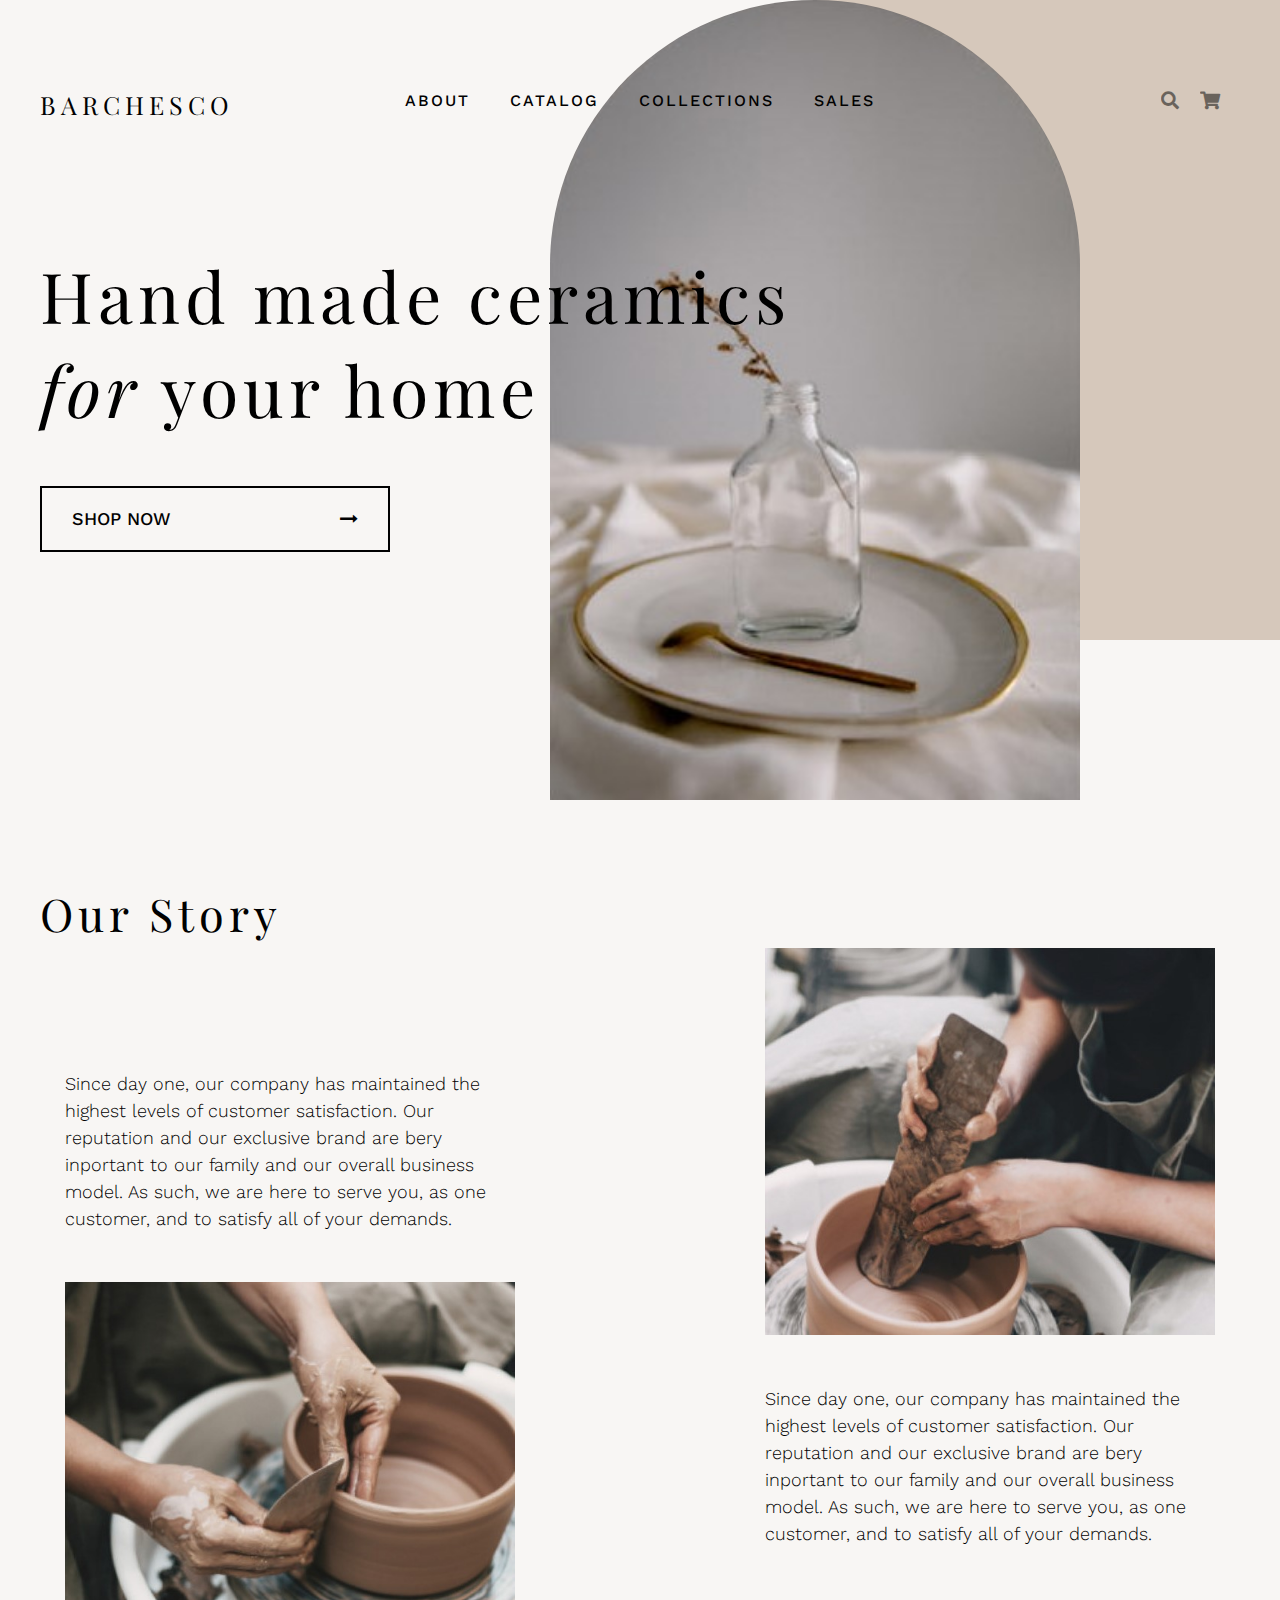
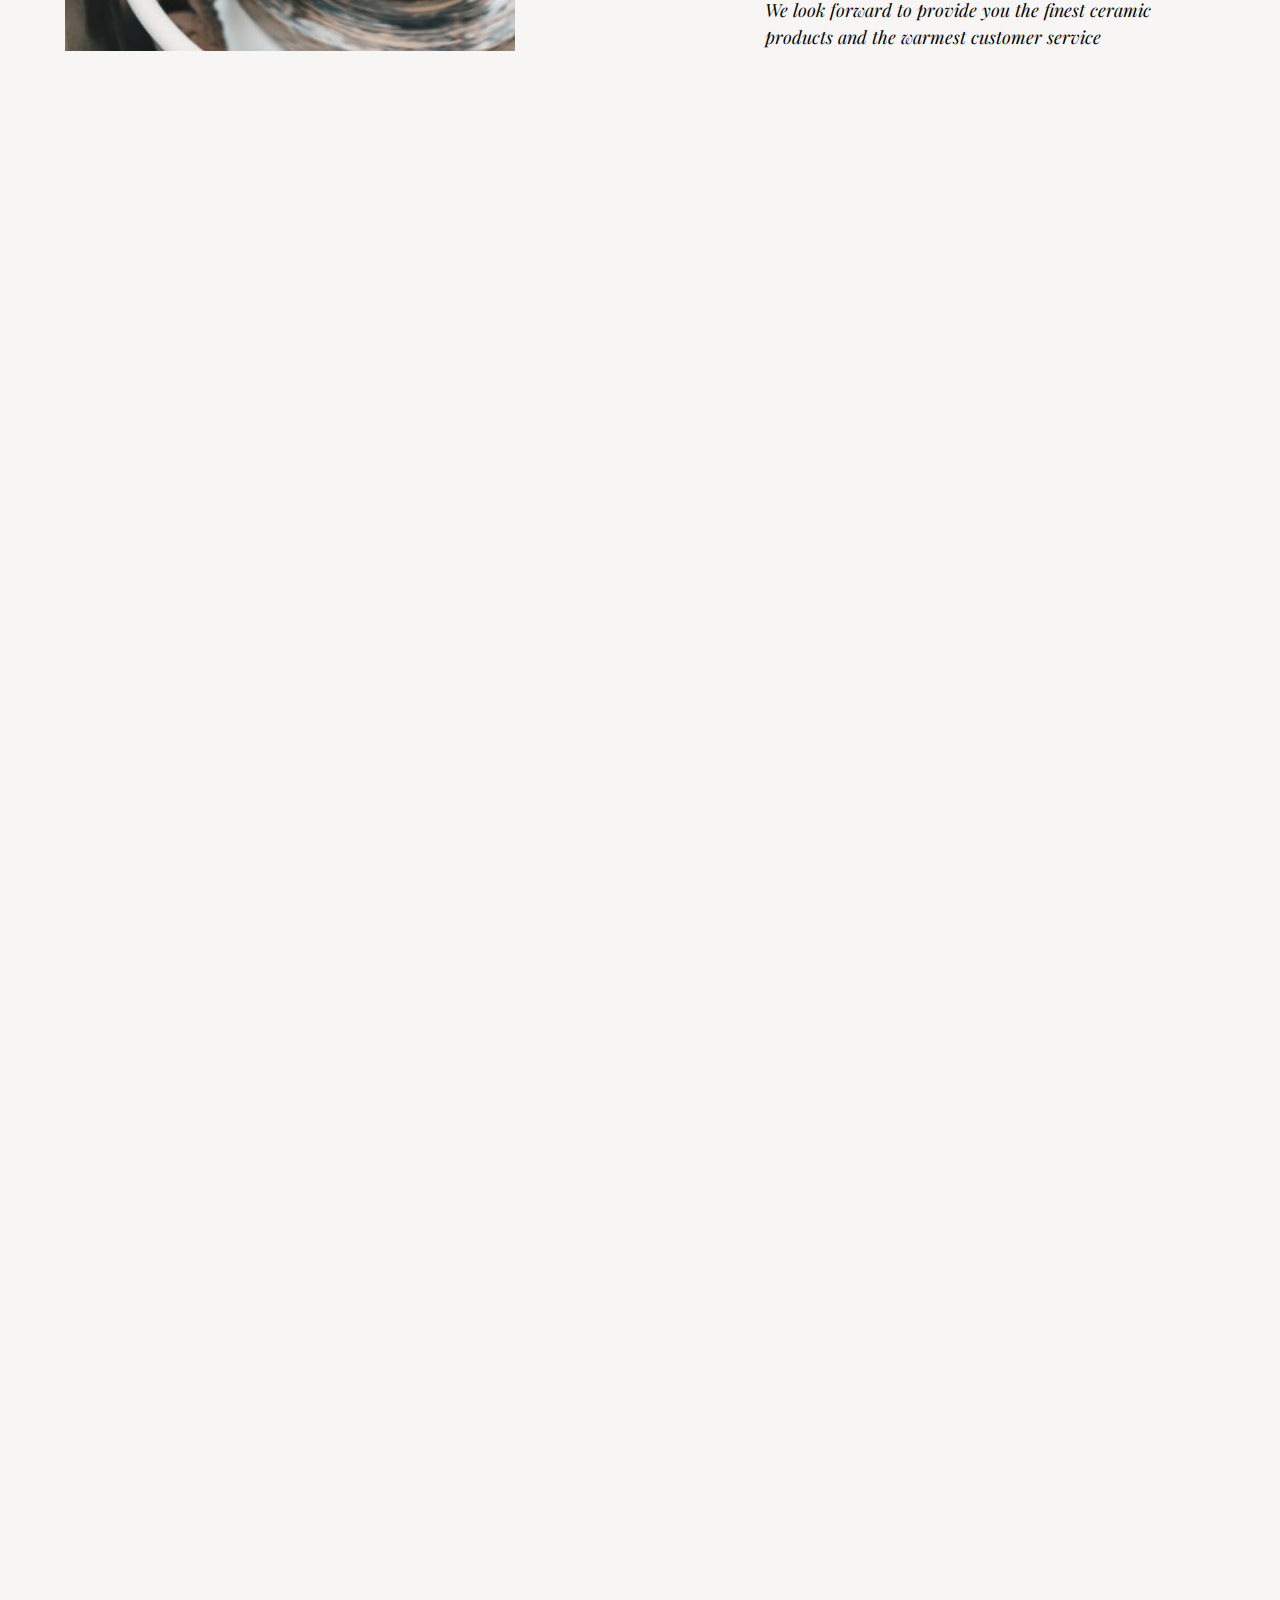
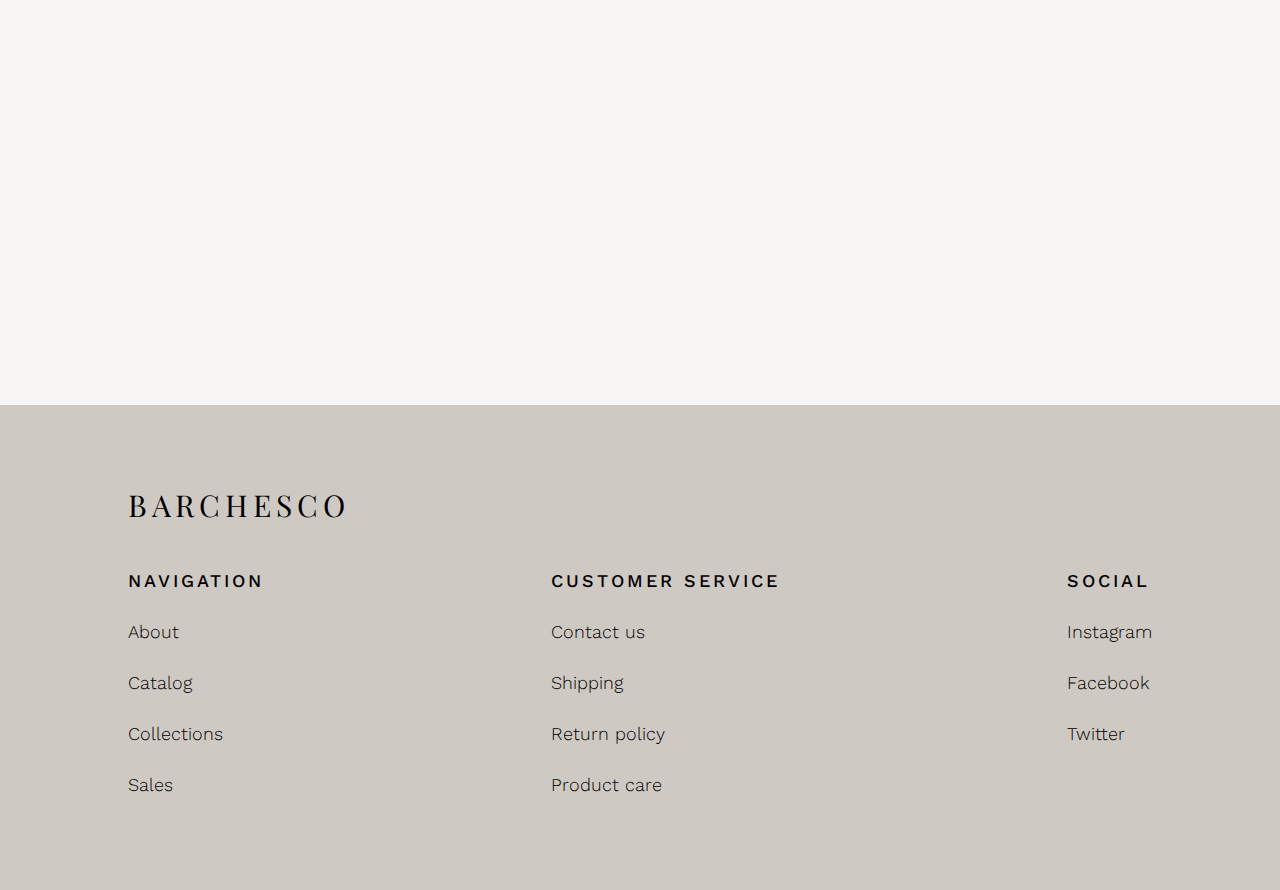
<file: index.html>
<!DOCTYPE html>
<html lang="en">
<head>
    <meta charset="UTF-8">
    <meta http-equiv="X-UA-Compatible" content="IE=edge">
    <meta name="viewport" content="width=device-width, initial-scale=1.0">
    <title>test12</title>
    <link rel="stylesheet" href="https://cdnjs.cloudflare.com/ajax/libs/font-awesome/5.8.2/css/all.min.css"/>
    <link rel="stylesheet" href="https://cdnjs.cloudflare.com/ajax/libs/font-awesome/4.7.0/css/font-awesome.css"/>
    <link href="https://fonts.googleapis.com/css2?family=Playfair+Display:wght@400;800&family=Work+Sans:wght@100;300;500;900&display=swap" rel="stylesheet">
    <link rel="stylesheet" type="text/css" href="resource/css/swiper.min.css"/>
    <link rel="stylesheet" type="text/css" href="resource/css/slick.css"/>
    <link rel="stylesheet" href="resource/css/style.css">
    <link rel="stylesheet" href="resource/css/reset.css">
    <link rel="shortcut icon" href="#">
</head>
<body>
    <!-- #wrap -->
    <div id="wrap">
        <!-- #header -->
        <div id="header"></div>
        <!-- //#header -->
        <!-- #contents -->
        <div id="contents">
            <!-- .visual -->
            <div class="stn visual">
                <div class="cont">
                    <h2 class="visual_tit">Hand made ceramics<br><i>for</i> your home</h2>
                    <a href="#" class="btn_more_info">
                        <span>SHOP NOW</span>
                        <i class="fa fa-long-arrow-right" aria-hidden="true"></i>
                    </a>
                    <div class="bg_area">
                        <img src="resource/images/img_cups02.jpg" alt="도자기">
                    </div>
                </div>
            </div>
            <!-- //.visual -->
            <!-- .service_info -->
            <div class="stn service_info">
                <div class="cont">
                    <h3 class="stn_main_tit">Our Story</h3>
                    <div class="box_large">
                        <div class="box_small">
                            <p class="stn_main_txt">
                                Since day one, our company has maintained the highest levels of customer satisfaction. Our reputation and our exclusive brand are bery inportant to our family and our overall business model. As such, we are here to serve you, as one customer, and to satisfy all of your demands.
                            </p>
                            <img src="resource/images/img_make_bowl.jpg" alt="도자기">
                        </div>
                        <div class="box_small">
                            <img src="resource/images/img_make_coffe.jpg" alt="도자기">
                            <p class="stn_main_txt">
                                Since day one, our company has maintained the highest levels of customer satisfaction. Our reputation and our exclusive brand are bery inportant to our family and our overall business model. As such, we are here to serve you, as one customer, and to satisfy all of your demands.
                            </p>
                            <p class="stn_sub_txt">
                                We look forward to provide you the finest ceramic products and the warmest customer service
                            </p>
                        </div>
                    </div>
                </div>
            </div>
            <!-- //.service_info -->
            <!-- .collections -->
            <div class="stn collections scroll_stn">
                <div class="cont">
                    <h3 class="stn_main_tit">Collections</h3>
                    <div class="box_large swiper-container">
                        <ul class="swiper-wrapper">
                            <li class="swiper-slide">
                                <div class="box_small">
                                    <h4 class="stn_sub_tit"><i>Barchesco Collection</i></h4>
                                    <p class="stn_main_txt">
                                        Since day one, our company has maintained the highest levels of customer satisfaction. Our reputation and our exclusive brand are bery inportant to our family and our overall business model.
                                    </p>
                                    <a href="#" class="btn_more_info">
                                        <span>ADD TO CART</span>
                                        <i class="fa fa-long-arrow-right" aria-hidden="true"></i>
                                    </a>
                                </div>
                                <div class="box_small">
                                    <img src="resource/images/img_cups.jpg" alt="도자기">
                                </div>
                            </li>
                            <li class="swiper-slide">
                                <div class="box_small">
                                    <h4 class="stn_sub_tit"><i>Barchesco Collection</i></h4>
                                    <p class="stn_main_txt">
                                        Since day one, our company has maintained the highest levels of customer satisfaction. Our reputation and our exclusive brand are bery inportant to our family and our overall business model. As such, we are here to serve you, as one customer, and to satisfy all of your demands.
                                    </p>
                                    <a href="#" class="btn_more_info">
                                        <span>ADD TO CART</span>
                                        <i class="fa fa-long-arrow-right" aria-hidden="true"></i>
                                    </a>
                                </div>
                                <div class="box_small">
                                    <img src="resource/images/img_cups02.jpg" alt="도자기">
                                </div>
                            </li>
                        </ul>
                    </div>
                    <!-- <button class="swiper-btn-prev">
                        <img src="./resource/images/ico_left_arrow.png" alt="prev_arrow">
                    </button>
                    <button class="swiper-btn-next">
                        <img src="./resource/images/ico_right_arrow.png" alt="next_arrow">
                    </button> -->
                </div>
            </div>
            <!-- //.collections -->
            <!-- .offer_area -->
            <div class="stn offer_area scroll_stn">
                <div class="cont">
                    <div class="box_large">
                        <img src="resource/images/img_flower.jpg" alt="꽃 이미지">
                        <h3 class="stn_sub_tit">Sign Up for our mailer to receive<br>exclutive offers</h3>
                        <div class="form">
                            <form>
                                <input type="email" placeholder="EMAIL">
                                <a href="#" class="btn_more_info">
                                    <span>SUBSCRIBE</span>
                                    <i class="fa fa-long-arrow-right" aria-hidden="true"></i>
                                </a>
                            </form>
                        </div>
                    </div>
                </div>
            </div>
            <!-- //.offer_area -->
        </div>
        <!-- //#contents -->
        <!-- #footer -->
        <div id="footer"></div>
        <!-- //#footer -->
    </div>
    <!-- //#wrap -->
    <script src="https://ajax.googleapis.com/ajax/libs/jquery/3.5.1/jquery.min.js"></script>
    <script src="./resource/js/slick.min.js"></script>
    <script src="./resource/js/common.js"></script>
</body>
</html>
</file>
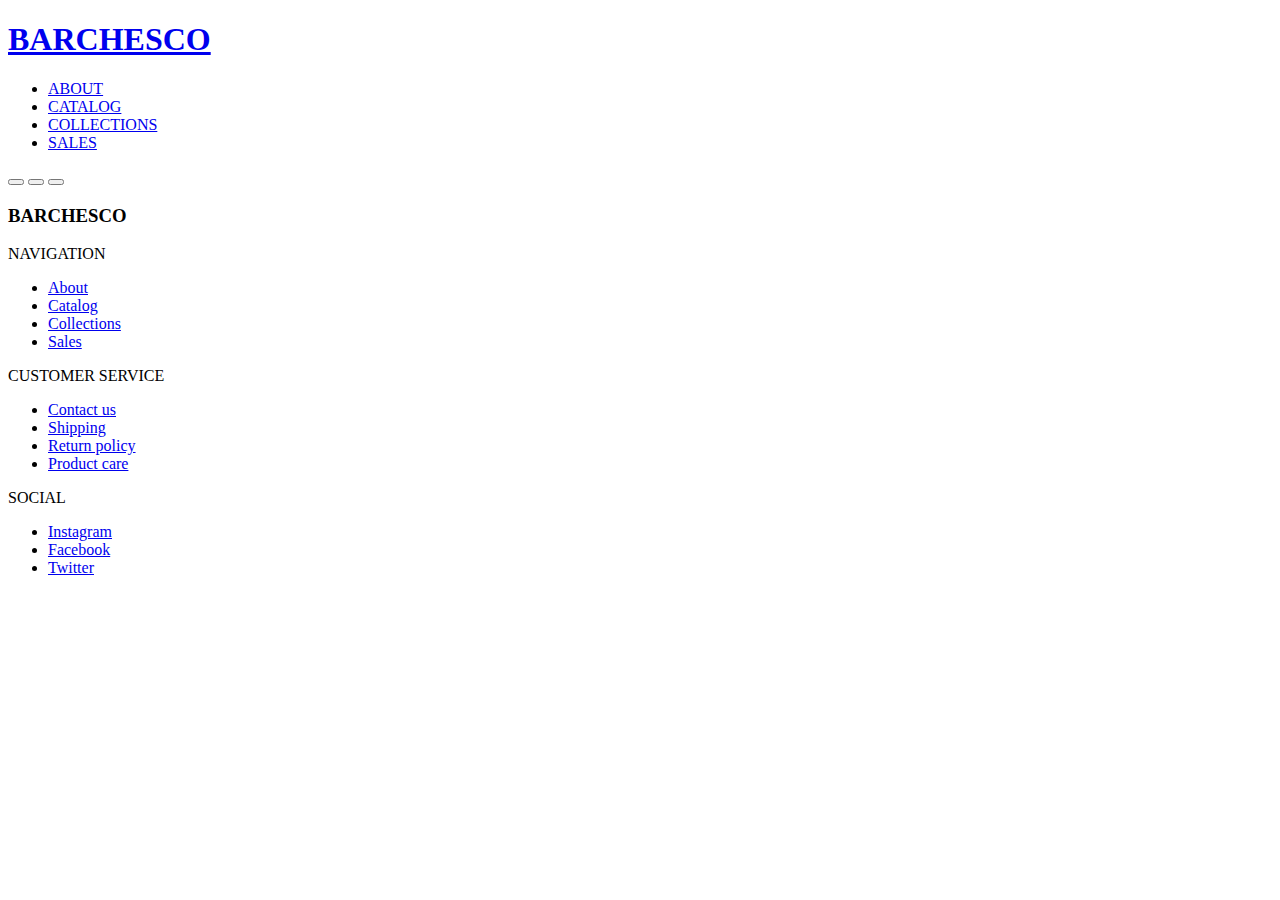
<file: inc.html>
<!DOCTYPE html>
<html lang="en">
<head>
    <meta charset="UTF-8">
    <meta http-equiv="X-UA-Compatible" content="IE=edge">
    <meta name="viewport" content="width=device-width, initial-scale=1.0">
    <title>Document</title>
</head>
<body>
    <div id="header">
        <div class="cont">
            <h1 class="logo">
                <a href="./index.html">BARCHESCO</a>
            </h1>
            <ul id="gnb">
                <li><a href="index.html" target="_self">ABOUT</a></li>
                <li><a href="catalog.html" target="_self">CATALOG</a></li>
                <li><a href="shopping_cart.html" target="_self">COLLECTIONS</a></li>
                <li><a href="product.html" target="_self">SALES</a></li>
            </ul>
            <div class="header_btn_area">
                <button type="button"><i class="fas fa-search"></i></button>
                <button type="button"><i class="fas fa-shopping-cart"></i></button>
                <button type="button" class="btn_menu">
                    <i class="fas fa-bars"></i>
                </button>
            </div>
        </div>
    </div>

    <div id="footer">
        <div class="stn">
            <h3 class="footer_tit">BARCHESCO</h3>
            <div class="footer_snb">
                <div>
                    <p>NAVIGATION</p>
                    <ul>
                        <li><a href="#" target="_blank">About</a></li>
                        <li><a href="#" target="_blank">Catalog</a></li>
                        <li><a href="#" target="_blank">Collections</a></li>
                        <li><a href="#" target="_blank">Sales</a></li>
                    </ul>
                </div>
                <div>
                    <p>CUSTOMER SERVICE</p>
                    <ul>
                        <li><a href="#" target="_blank">Contact us</a></li>
                        <li><a href="#" target="_blank">Shipping</a></li>
                        <li><a href="#" target="_blank">Return policy</a></li>
                        <li><a href="#" target="_blank">Product care</a></li>
                    </ul>
                </div>
                <div>
                    <p>SOCIAL</p>
                    <ul>
                        <li><a href="#" target="_blank">Instagram</a></li>
                        <li><a href="#" target="_blank">Facebook</a></li>
                        <li><a href="#" target="_blank">Twitter</a></li>
                    </ul>
                </div>
            </div>
        </div>
    </div>
</body>
</html>
</file>
<file: resource/css/style.css>
@charset "utf-8";

/* common */

/* wrap */
#wrap{ position:relative; width:100%; background:#f8f6f4; }
.stn{ width:100%; }
.stn > .cont{ width:1280px; margin:0 auto; padding:0 40px; }
.box_large{ width:1024px; margin:0 auto; }
.box_small{ width:450px; }
.stn_main_tit{ line-height:1.5; letter-spacing:5px; font-size:45px; font-weight:300; }
.stn_sub_tit{ font-family: 'Playfair Display', serif; font-style:italic; line-height:1.5; font-size:35px; font-weight:300; }
.product_tit{ font-family: 'Playfair Display', serif; line-height:1.5; font-size:35px; font-weight:300; }
.stn_main_txt{ line-height:1.5; }
.stn_sub_txt{ font-family: 'Playfair Display', serif; line-height:1.5; font-style:italic; }
.btn_more_info { display:flex; justify-content:space-between; width:350px; padding:20px 30px; border:2px solid #010101; transition:background 0.3s; }
.btn_more_info:hover { background:#010101; color:#fff; }
.btn_more_info span{ font-weight:500; }
.cat_tab_area button,.product_name,.payment_tit{ font-family: 'Playfair Display', serif; font-weight:500; font-size:20px; letter-spacing:3px; }
.scroll_stn{ position:relative; bottom:-20px; transition:1s; opacity:0; -webkit-transition:1s; -moz-transition:1s; -ms-transition:1s; -o-transition:1s; }
.scroll_stn.active{ position:relative; bottom:0; opacity:1; }

/* header */
#header{ position:absolute; top:0; left:0; width:100%; height:200px; z-index:10; }
#header .cont{ display:flex; padding:0 40px; justify-content:space-between; align-items:center; width:1280px; height:100%; margin:0 auto; }
#header .logo{ width:20%; }
#header .logo a{ font-weight:300; font-size:25px; letter-spacing:5px; }
#gnb{ display:flex; justify-content:center; width:60%; }
#gnb li{ position:relative; font-size:0; }
#gnb li::after{ content:""; display:inline-block; position:absolute; width:0%; height:2px; bottom:0; left:50%; background:#010101; transform: translateX(-50%); transition:width 0.3s; -webkit-transform: translateX(-50%); -moz-transform: translateX(-50%); -ms-transform: translateX(-50%); -o-transform: translateX(-50%); }
#gnb li:hover::after{ width:80%; }
#gnb li a{ display:inline-block; padding:10px 20px; font-size:16px; letter-spacing:2px; font-weight:500; }
.header_btn_area{ width:20%; padding-right:10px; text-align:right; font-size:0; }
.header_btn_area button{ display:inline-block; }
.header_btn_area button i{ text-align:center; padding:10px; opacity:0.5; }
.header_btn_area button i::before{ display:flex; justify-content:center; width:20px; }
.header_btn_area a{ display:inline-block; padding:10px; }
.header_btn_area a i{ opacity:0.5; }
.header_btn_area .btn_menu{ display:none; }

/* footer */
#footer{ padding:80px 0; background:#cfc9c3; }
#footer .stn{ width:1024px; margin:0 auto; }
.footer_tit{ font-size:30px; letter-spacing:5px; font-weight:300; }
.footer_snb{ display:flex; justify-content:space-between; padding-top:30px; }
.footer_snb div p{ padding:15px 0; font-weight:500; letter-spacing:3px; }
.footer_snb div ul li a{ display:inline-block; padding:15px 0; }

/* visual */
.visual{ width:100%; height:800px; }
.visual .cont{ height:100%; position:relative; display:flex; flex-direction:column; justify-content:center; }
.visual_tit{ position:relative; font-size:70px; font-weight:300; font-weight:300; letter-spacing:5px; z-index:10; }
.visual .btn_more_info{ margin-top:50px; }
.visual .bg_area{ position:absolute; top:0; right:200px; height:800px; z-index:0; }
.visual .bg_area::before{ content:""; display:inline-block; position:absolute; top:0; right:-200px; width:88%; height:80%; background:#d6c8bb; z-index:-1; }
.visual .bg_area img{ width:auto; height:100%; border-radius:400px 400px 0 0; }

/* service_info */
.service_info{ padding:80px 0; }
.service_info .box_large{ display:flex; width:1150px; justify-content:space-between; align-items:flex-end; }
.service_info .box_small:nth-of-type(1) img{ margin-top:50px; }
.service_info .box_small:nth-of-type(2) img{ margin-bottom:50px; }
.service_info .box_small .stn_sub_txt{ padding-top:50px; }

/* collections */
.collections{ padding:80px 0; }
.collections .cont{ position:relative; }
.collections .swiper-container{ margin-top:50px; overflow:visible; }
.collections .swiper-slide{ display:flex; justify-content:space-between; overflow:visible; align-items:center; pointer-events:none; }
.collections button{ position:absolute; top:54%; cursor:pointer; overflow:visible; z-index:50; }
.collections button img{ position:absolute; top:50%; transform:translateY(-50%); z-index:100; -webkit-transform:translateY(-50%); -moz-transform:translateY(-50%); -ms-transform:translateY(-50%); -o-transform:translateY(-50%); }
.swiper-btn-prev{ width:50px; height:50px; border:2px solid #010101; border-radius: 25px; }
.swiper-btn-next{ width:50px; height:50px; border:2px solid #010101; border-radius: 25px; }
.swiper-btn-prev img{ left:-50%; transition:left 0.5s; z-index:100; }
.swiper-btn-next img{ right:-50%; transition:right 0.5s; z-index:100; }
.swiper-btn-prev:hover img{ left:-75%; }
.swiper-btn-next:hover img{ right:-75%; }
.collections .box_small img{ border-radius:400px 400px 0 0; }
.collections .box_small a{ pointer-events:auto; }
.collections .stn_main_txt{ padding:50px 0; }
.swiper-btn-prev.slick-arrow{ left:-75px; }
.swiper-btn-next.slick-arrow{ right:-75px; }
/* .slick-list{ margin:0 -30px; } */
.slick-slide{ margin:0 30px; }

/* offer_area */
.offer_area{ padding:80px 0; }
.offer_area .stn_sub_tit{ padding:50px 0; text-align:center; }
.offer_area form{ display:flex; justify-content:center; }
.offer_area form input{ width:500px; margin-right:120px; padding:20px 30px 20px 0; border-bottom:2px solid #ddd; }


/* catalog */
.catalog{ padding-top:200px; padding-bottom:80px; }
.under_line_bk{ position:relative; padding-bottom:10px; }
.under_line_bk::after{ content:""; display:inline-block; position:absolute; left:0; bottom:0; width:45%; height:2px; background:#010101; }
.cat_list{ display:flex; justify-content:space-between; padding:50px 0; }
.cat_tab_area{ display:flex; flex-direction:column; align-items:flex-start; }
.cat_tab_area button{ padding:15px 0 5px; }
.cat_tab_area button.on{ border-bottom:2px solid #010101; }
.cat_product{ width:80%; }
.select_box{ display:flex; justify-content:flex-end; }
.sort_box{ padding-left:50px; }
.cat_product ul{ display:flex; flex-wrap:wrap; padding-top:30px; }
.cat_product ul li{ width:calc(33.33% - 20px); margin-right:30px; margin-bottom:30px; }
.cat_product ul li:nth-of-type(3n){ margin-right:0; font-size:0; }
.cat_product ul li a{ display:inline-block; text-align:center; }
.cat_product .product_name{ padding-top:24px; }
.cat_product .product_price{ padding-top:24px; font-weight:500; }
.cat_product .product_price span{ font-weight:500; font-size:20px; }
.page_navigation{ padding-top:24px; text-align:center; font-size:0; }
.page_navigation a{ display:inline-block; padding:10px; font-size:18px; }
.page_navigation a i{ padding:0 10px; }

/* shopping_cart */
.shopping_cart{ padding-top:200px; padding-bottom:80px; }
.cart_list{ padding-top:80px; }
.cart_list .thead{ width:100%; font-size:0; }
.cart_list .thead span{ display:inline-block; padding:10px 0; }
.th01{ width:20%; }
.th02{ width:25%; }
.th03{ width:20%; }
.th04{ width:20%; }
.th05{ width:8%; }
.th06{ width:7%; }
.line_bk{ border-bottom:1px solid #010101; }
.total_price{ display:flex; width:350px; margin-right:0; margin-left:auto; padding:50px 0; justify-content:space-between; }
.total_price p{ font-size:28px; font-weight:500; }
.total_price p span{ font-size:28px; font-weight:500; }
.shopping_cart .btn_more_info{ margin-right:0; margin-left:auto; }

.products_lst_area li{ display:flex; margin-bottom:60px; }
.products_lst_area li div{ display:flex; width:100%; padding-top:60px; }
.products_lst_area li img{ width:20%; }
.products_lst_area .product_name{ width:31%; padding:0 50px; }
.products_lst_area .quantity_area{ display:flex; align-items:center; width:25%; height:54px; padding:15px 0; }
.products_lst_area .quantity_area span{ font-weight:500; font-size:24px; }
.products_lst_area .quantity_area button{ display:inline; padding:10px; font-size:14px; }
.products_lst_area .quantity_area .cart_quanity{ padding:0 10px; }
.products_lst_area .price_one_item{ width:25%; padding:15px 0; font-size:24px; font-weight:500; }
.products_lst_area .price_total_item{ width:10%; padding:15px 0; font-size:24px; font-weight:500; }
.products_lst_area li div > button{ display:inline-block; width:9%; height:54px; padding:15px; line-height:24px; }

/* payment */
.payment{ padding-top:200px; padding-bottom:80px; }
.payment .cont{ font-size:0; }
.payment .cart_list{ display:inline-block; width:50%; }
.payment .cart_list ul{ width:100%; padding-bottom:80px; border-bottom:1px solid #010101; }
.payment .cart_list ul li{ display:flex; width:100%; padding-bottom:80px; }
.payment .cart_list ul li:last-of-type{ padding-bottom:0; }
.payment .cart_list ul li img{ width:18%; }
.payment .cart_list ul li div{ display:flex; width:82%; height:auto; flex-direction:column; justify-content:center; padding: 0 80px 0 40px; }
.payment .cart_list ul li div .product_name{ padding-bottom:40px; }
.payment .cart_list ul li div p{ display:flex; width:100%; justify-content:space-between; align-items:center; }
.shipping{ display:flex; justify-content:space-between; padding:40px 80px 40px 0; border-bottom:1px solid #010101; }
.shipping span:first-of-type{ font-weight:500; }
.payment .total_price{ width:100%; padding-top:40px; padding-right:80px; }
.payment_method{ display:inline-block; width:50%; padding:0 80px; vertical-align:top; }
.payment_tit{ padding-bottom:40px; }
.payment_method form{ font-size:0; }
.payment label{ display:block; padding:24px 0; }
.payment label:nth-of-type(4){ padding-top:40px; }
.payment label:last-of-type{ margin-left:10%; }
.payment input[type="text"]{ width:100%; padding:10px 5px; border-bottom:1px solid #010101; }
.payment .btn_more_info{ margin-top:40px; }
.w50p{ width:45%; }
.payment label.w50p{ display:inline-block; }

/* shipping */
.shipping_info{ padding-top:200px; padding-bottom:80px; }
.shipping_info .cont{ font-size:0; }
.shipping_list{ display:inline-block; width:60%; vertical-align:top; }
.shipping_list form{ display:flex; padding:80px 0; justify-content:space-between; flex-wrap:wrap; width:100%; }
.shipping_list input[type="text"]{ margin-bottom:24px; padding:10px 0px; border-bottom:1px solid #010101; }
.shipping_list form div{ display:flex; width:100%; justify-content:space-between; }
.shipping_list form div input{ width:30%; }
.shipping_list form div select{ width:30%; height:42px; margin-bottom:24px; padding:10px 0; border-bottom:1px solid #010101; font-weight:300; font-size:16px; color:#444; }
.shipping_method{ display:inline-block; width:40%; padding:0 40px 0 80px; }
.shipping_method label{ display:block; padding:24px 0; }
.shipping_method label:last-of-type{ margin-bottom:40px; }
.shipping_method .shipping{ padding-right:0; border-bottom:none; border-top:1px solid #010101; }
.promo_code{ display:flex; justify-content:space-between; }
.promo_code input{ width:60%; margin-right:24px; padding:10px 0; border-bottom:1px solid #010101; }
.promo_code button{ width:40%; padding:10px 40px 10px 40px; border:1px solid #010101; transition:background 0.5s ; -webkit-transition:background 0.5s ; -moz-transition:background 0.5s ; -ms-transition:background 0.5s ; -o-transition:background 0.5s ; }
.promo_code button:hover{ background:#010101; color:#fff; }
.shipping_method .total_price{ width:250px; margin-right:auto; margin-left:0; padding-left:0; padding-right:0; padding-bottom:0; }
.shipping_method .btn_more_info{ width:250px; margin-top:40px; }

/* product_detail */
.product_detail{ padding-top:200px; padding-bottom:80px; }
.product_detail .cont:first-of-type{ display:flex; padding:0 80px; }
.product_detail img{ width:50%; height:100%; }
.product_info{ display:flex; flex-direction:column; justify-content:center; width:50%; padding-left:100px; }
.product_info > span{ font-style:italic; }
.product_tit{ padding:24px 0; }
.product_detail .total_price{ width:350px; margin-right:auto; margin-left:0; padding-left:24px; padding-right:24px; padding-bottom:0; }
.product_detail .cont:last-of-type{ position:relative; padding:80px 0; }
.product_detail .stn_main_tit{ padding-bottom:40px; text-align:center; }
.product_detail .swiper-container{ width:83%; }
.product_detail .swiper-slide{ text-align:center; }
.product_detail .swiper-slide a{ display:inline-block; }
.product_detail .swiper-slide a img{ width:100%; }
.product_detail .swiper-slide a .product_name{ padding-top:24px; }
.product_detail .swiper-slide a .product_price{ padding:24px 0; font-weight:500; }
.product_detail .swiper-slide a .product_price span{ font-weight:500; }
.product_detail .cont:last-of-type > button{ position:absolute; top:47%; cursor:pointer; overflow:visible; z-index:50; }
.product_detail .cont:last-of-type > button img{ position:absolute; width:100%; height:auto; top:50%; transform:translateY(-50%); z-index:30; -webkit-transform:translateY(-50%); -moz-transform:translateY(-50%); -ms-transform:translateY(-50%); -o-transform:translateY(-50%); }
.swiper-btn-prev{ width:50px; height:50px; left:25px; border:2px solid #010101; border-radius: 25px; }
.swiper-btn-next{  width:50px; height:50px; right:25px; border:2px solid #010101; border-radius: 25px; }
.swiper-btn-prev img{ left:-50%; transition:left 0.5s; }
.swiper-btn-next img{ right:-50%; transition:right 0.5s; }
.swiper-btn-prev:hover img{ left:-75%; }
.swiper-btn-next:hover img{ right:-75%; }
.product_detail .total_price p:last-of-type{ display:flex; align-items:center; }
.product_detail .total_price p:last-of-type span{ padding:0 12px; }
.product_detail .total_price button{ padding:10px; font-size:14px; font-weight:500; }
.product_detail .btn_more_info{ margin-top:40px; }
.state_num{ width:50px; text-align:center; }

@media (max-width:768px) {
    /* wrap */
    #wrap{ position:relative; width:100%; background:#f8f6f4; }
    .stn{ width:100%; }
    .stn > .cont{ width:80%; margin:0 auto; padding:0; }
    .box_large{ width:70%; margin:0 auto; }
    .box_small{ width:33%; }
    .stn_main_tit{ line-height:1.5; letter-spacing:5px; font-size:32px; font-weight:300; }
    .stn_sub_tit{ font-family: 'Playfair Display', serif; font-style:italic; line-height:1.5; font-size:24px; font-weight:300; }
    .product_tit{ font-family: 'Playfair Display', serif; line-height:1.5; font-size:24px; font-weight:300; }
    .stn_main_txt{ line-height:1.5; }
    .stn_sub_txt{ font-family: 'Playfair Display', serif; line-height:1.5; font-style:italic; }
    .btn_more_info { display:flex; justify-content:space-between; width:350px; padding:20px 30px; border:2px solid #010101; transition:background 0.3s; }
    .btn_more_info:hover { background:#010101; color:#fff; }
    .btn_more_info span{ font-weight:500; }
    .cat_tab_area button{ font-family: 'Playfair Display', serif; font-weight:500; font-size:14px; letter-spacing:3px; }
    .product_name,.payment_tit{ font-family: 'Playfair Display', serif; font-weight:500; font-size:16px; letter-spacing:3px; }
    .scroll_stn{ position:relative; bottom:-20px; transition:1s; opacity:0; }
    .scroll_stn.active{ position:relative; bottom:0; opacity:1; }

    /* header */
    #header{ position:absolute; top:0; left:0; width:100%; height:100px; z-index:10; }
    #header .cont{ position:relative; padding:0; display:flex; justify-content:space-between; align-items:center; width:90%; height:100%; margin:0 auto; }
    #header .logo{ width:20%; }
    #header .logo a{ font-weight:300; font-size:20px; letter-spacing:5px; }
    #gnb li{ position:relative; font-size:0; width:100%; }
    #gnb.on li.active::after{ display:none; content:""; position:absolute; width:80%; height:2px; bottom:0; left:50%; background:#010101; transform: translateX(-50%); transition:width 0.3s; -webkit-transform: translateX(-50%); -moz-transform: translateX(-50%); -ms-transform: translateX(-50%); -o-transform: translateX(-50%); }
    #gnb.on li::after{ display:none; content:""; position:absolute; width:0%; height:2px; bottom:0; left:50%; background:#010101; transform: translateX(-50%); transition:width 0.3s; -webkit-transform: translateX(-50%); -moz-transform: translateX(-50%); -ms-transform: translateX(-50%); -o-transform: translateX(-50%); }
    #gnb.on li:hover::after{ width:80%; }
    #gnb li a{ display:inline-block; width:100%; padding:10px 20px; font-size:16px; letter-spacing:2px; font-weight:500; color:#fff; }
    #gnb li::after{ display:none; }
    #gnb{ opacity:0; display:flex; width:90%; height:300px; position:absolute; top:100px; left:50%; background:rgba(0,0,0,0.4); backdrop-filter:blur(10px); transform:translateX(-50%); flex-direction:column; pointer-events:none; -webkit-transform:translateX(-50%); -moz-transform:translateX(-50%); -ms-transform:translateX(-50%); -o-transform:translateX(-50%); }
    #gnb.on{ opacity:1; box-sizing:border-box; pointer-events:visibleFill; transition:opacity 0.5s ; -webkit-transition:opacity 0.5s ; -moz-transition:opacity 0.5s ; -ms-transition:opacity 0.5s ; -o-transition:opacity 0.5s ; }
    .header_btn_area{ width:auto; padding-right:0px; text-align:right; font-size:0; }
    .header_btn_area button{ display:inline-block; }
    .header_btn_area button i{ padding:10px; opacity:0.5; }
    .header_btn_area a{ display:inline-block; padding:10px; }
    .header_btn_area a i{ opacity:0.5; }
    .header_btn_area .btn_menu{ display:inline-block; }

    /* footer */
    #footer{ padding:80px 0; background:#cfc9c3; }
    #footer .stn{ width:90%; margin:0 auto; }
    .footer_tit{ text-align:center; font-size:30px; letter-spacing:5px; font-weight:300; }
    .footer_snb{ display:flex; flex-direction:column; justify-content:space-between; padding-top:30px; }
    .footer_snb div p{ padding:32px 0 12px; text-align:center; font-weight:500; letter-spacing:3px; }
    .footer_snb div ul li{ text-align:center; }
    .footer_snb div ul li a{ display:inline-block; padding:15px 0; }

    /* visual */
    .visual{ width:100%; height:850px; }
    .visual .cont{ position:relative; width:100%; height:100%; position:relative; display:flex; flex-direction:column; justify-content:center; }
    .visual_tit{ position:absolute; width:100%; bottom:14%; left:50%; font-size:32px; font-weight:300; letter-spacing:5px; text-align:center; z-index:10; transform:translateX(-50%); -webkit-transform:translateX(-50%); -moz-transform:translateX(-50%); -ms-transform:translateX(-50%); -o-transform:translateX(-50%); }
    .visual .btn_more_info{ position:absolute; width:318px; bottom:0; left:50%; margin:50px auto 0; transform:translateX(-50%); z-index:10; -webkit-transform:translateX(-50%); -moz-transform:translateX(-50%); -ms-transform:translateX(-50%); -o-transform:translateX(-50%); }
    .visual .bg_area{ position:absolute; top:0; right:0; width:100%; height:600px; z-index:0; }
    .visual .bg_area::before{ content:""; display:inline-block; position:absolute; top:0; right:0; width:100%; height:80%; background:#cfc9c3; z-index:-1; }
    .visual .bg_area img{ position:absolute; bottom:0; left:50%; width:auto; height:80%; border-radius:400px 400px 0 0; transform:translateX(-50%); -webkit-transform:translateX(-50%); -moz-transform:translateX(-50%); -ms-transform:translateX(-50%); -o-transform:translateX(-50%); }

    /* service_info */
    .service_info{ padding:80px 0; }
    .service_info .stn_main_tit{ text-align:center; }
    .service_info .box_large{ display:flex; flex-direction:column; width:100%; justify-content:space-between; align-items:center; }
    .service_info .box_small{ width:100%; }
    .service_info .box_small img{ width:80%; height:100%; margin:0 auto; }
    .service_info .box_small:nth-of-type(1){ display:flex; flex-direction: column-reverse; }
    .service_info .box_small:nth-of-type(1) img{ margin-bottom:50px; }
    .service_info .box_small:nth-of-type(2) img{ margin-top:50px; margin-bottom:50px; }
    .service_info .box_small .stn_sub_txt{ padding-top:50px; }

    /* collections */
    .collections{ padding:80px 0; }
    .collections .box_large{ width:80%; }
    .collections .cont{ position:relative; width:100%; }
    .collections .stn_main_tit{ text-align:center; }
    .collections .swiper-container{ margin-top:50px; padding-bottom:24px; }
    .collections .swiper-slide{ display:flex; flex-direction:column-reverse; justify-content:space-between; align-items:center; }
    .collections button{ position:absolute; top:38%; cursor:pointer; z-index:50; }
    .collections button img{ position:absolute; top:50%; transform:translateY(-50%); z-index:1000; -webkit-transform:translateY(-50%); -moz-transform:translateY(-50%); -ms-transform:translateY(-50%); -o-transform:translateY(-50%); }
    .swiper-btn-prev{ width:50px; height:50px; border:2px solid #010101; border-radius: 25px; }
    .swiper-btn-next{  width:50px; height:50px; border:2px solid #010101; border-radius: 25px; }
    .swiper-btn-prev img{ left:-50%; transition:left 0.5s; }
    .swiper-btn-next img{ right:-50%; transition:right 0.5s; }
    .swiper-btn-prev:hover img{ left:-75%; }
    .swiper-btn-next:hover img{ right:-75%; }
    .collections .box_small{ width:100%; height:100%; }
    .collections .box_small img{ width:55%; margin:0 auto; border-radius:400px 400px 0 0; }
    .collections .stn_sub_tit{ padding-top:32px; text-align:center; }
    .collections .stn_main_txt{ padding:24px 0; }
    .collections .btn_more_info{ width:55%; margin:0 auto; }
    .swiper-btn-prev.slick-arrow{ left:0px; }
    .swiper-btn-next.slick-arrow{ right:0px; }

    /* offer_area */
    .offer_area{ padding:80px 0; }
    .offer_area .cont{ width:90% }
    .offer_area .box_large{ width:100%; }
    .offer_area img{ width:100%; }
    .offer_area .stn_sub_tit{ padding:50px 0; text-align:center; }
    .offer_area form{ display:flex; flex-direction:column; justify-content:center; align-items:center; }
    .offer_area form input{ width:50%; margin-right:0; margin-bottom:40px; padding:20px 30px 20px 0; border-bottom:2px solid #ddd; }
    .offer_area .btn_more_info{ width:50%; }


    /* catalog */
    .catalog{ padding-top:100px; padding-bottom:80px; }
    .catalog .cont{ width:90%; }
    .menu_navigate{ display:none; }
    .under_line_bk{ position:relative; padding-bottom:40px; text-align:center; }
    .catalog .under_line_bk{ position:relative; padding-bottom:10px; text-align:center; }
    .catalog .under_line_bk::after{ display:none; }
    .under_line_bk::after{ content:""; display:inline-block; position:absolute; left:0; bottom:0; width:100%; height:2px; background:#010101; }
    .cat_list{ display:flex; flex-direction:column; justify-content:space-between; padding:12px 0; }
    .cat_tab_area{ display:flex; flex-direction:row; justify-content:space-between; align-items:center; }
    .cat_tab_area button{ padding:15px 0 5px; }
    .cat_tab_area button.on{ border-bottom:2px solid #010101; }
    .cat_product{ width:100%; }
    .select_box{ display:flex; padding:40px 0 12px; justify-content:flex-end; border-bottom:1px solid #010101; }

    .sort_box{ padding-left:50px; }
    .cat_product ul{ display:flex; flex-wrap:wrap; padding-top:56px; }
    .cat_product ul li{ width:calc(50% - 15px); margin-right:30px; margin-bottom:30px; }
    .cat_product ul li:nth-of-type(3n){ margin-right:30px; margin-bottom:30px; font-size:0; }
    .cat_product ul li:nth-of-type(2n){ margin-right:0px; }
    .cat_product ul li a{ display:inline-block; text-align:center; }
    .cat_product .product_name{ padding-top:24px; }
    .cat_product .product_price{ padding-top:24px; font-weight:500; }
    .cat_product .product_price span{ font-weight:500; font-size:20px; }
    .page_navigation{ padding-top:24px; text-align:center; font-size:0; }
    .page_navigation a{ display:inline-block; padding:10px; font-size:18px; }
    .page_navigation a i{ padding:0 10px; }

    /* shopping_cart */
    .shopping_cart{ padding-top:150px; padding-bottom:80px; }
    .shopping_cart .cont{ width:90%; }
    .cart_list{ width:85%; margin:0 auto; padding-top:80px; }
    .cart_list .thead{ display:none; }
    .line_bk{ border-bottom:1px solid #010101; }
    .total_price{ display:flex; width:60%; margin-right:0; margin-left:auto; padding:50px 0; justify-content:space-between; }
    .total_price p{ font-size:28px; font-weight:500; }
    .total_price p span{ font-size:28px; font-weight:500; }
    .shopping_cart .btn_more_info{ width:60%; margin-right:0; margin-left:auto; }

    .products_lst_area li{ display:flex; margin-bottom:40px; }
    .products_lst_area li div{ width:50%; flex-wrap:wrap; align-items:center; padding:24px 0 24px 24px; }
    .products_lst_area li img{ width:50%; }
    .products_lst_area .product_name{ order:1; display:inline-block; width:85%; padding-left:10px; }
    .products_lst_area .quantity_area{ order:3; display:block; width:100%; padding:20px 0; }
    .products_lst_area .quantity_area span{ font-weight:500; font-size:16px; }
    .products_lst_area .quantity_area .cart_quanity{ padding:0 10px; }
    .products_lst_area .price_one_item{ order:4; width:100%; padding-left:10px; font-size:16px; font-weight:500; }
    .products_lst_area .price_total_item{ display:none; width:8%; padding:80px 0; font-weight:500; }
    .products_lst_area li div > button{ order:2; }

    /* payment */
    .payment{ padding-top:150px; padding-bottom:80px; }
    .payment .cont{ font-size:0; width:90%; }
    .payment .cart_list{ display:block; width:85%; margin:0 auto; }
    .payment .cart_list ul{ width:100%; padding-bottom:80px; border-bottom:1px solid #010101; }
    .payment .cart_list ul li{ display:flex; width:100%; padding-bottom:80px; }
    .payment .cart_list ul li:last-of-type{ padding-bottom:0; }
    .payment .cart_list ul li img{ width:30%; }
    .payment .cart_list ul li div{ display:flex; width:70%; height:auto; flex-direction:column; justify-content:center; padding: 0 0px 0 40px; }
    .payment .cart_list ul li div .product_name{ padding-bottom:12px; }
    .payment .cart_list ul li div p{ display:flex; flex-direction:column; width:100%; justify-content:space-between; align-items:flex-start; }
    .payment .cart_list ul li div p span:nth-of-type(2){ padding-top:12px; font-weight:500; }
    .shipping{ display:flex; justify-content:space-between; padding:40px 0px 40px 0; border-bottom:1px solid #010101; }
    .shipping span:first-of-type{ font-weight:500; }
    .payment .total_price{ width:100%; padding-top:40px; padding-right:0px; }
    .payment_method{ display:block; width:85%; margin:0 auto; padding:0; padding-top:40px; }
    .payment_tit{ padding-bottom:40px; }
    .payment_method form{ font-size:0; }
    .payment label{ display:block; padding:24px 0; }
    .payment label:nth-of-type(4){ padding-top:40px; }
    .payment label:last-of-type{ margin-left:0; }
    .payment input[type="text"]{ width:100%; padding:10px 5px; border-bottom:1px solid #010101; }
    .payment .btn_more_info{ width:100%; margin-top:40px; }
    .w50p{ width:100%; }
    .payment label.w50p{ display:inline-block; }

    /* shipping */
    .shipping_info{ padding-top:150px; padding-bottom:80px; }
    .shipping_info .cont{ width:90%; font-size:0; }
    .shipping_list{ display:block; width:85%; margin:0 auto; }
    .shipping_list form{ display:flex; padding:80px 0; justify-content:space-between; flex-wrap:wrap; width:100%; }
    .shipping_list input[type="text"]{ margin-bottom:24px; padding:10px 0px; border-bottom:1px solid #010101; }
    .shipping_list form div{ display:flex; width:100%; justify-content:space-between; }
    .shipping_list form div input{ width:30%; }
    .shipping_list form div select{ width:30%; height:42px; padding:10px 0; border-bottom:1px solid #010101; font-weight:300; }
    .shipping_method{ display:block; width:85%; margin:0 auto; padding:0; }
    .shipping_method label{ display:block; padding:24px 0; }
    .shipping_method label:last-of-type{ margin-bottom:40px; }
    .shipping_method .shipping{ padding-right:0; border-bottom:none; border-top:1px solid #010101; }
    .promo_code{ display:flex; justify-content:space-between; }
    .promo_code input{ width:60%; margin-right:24px; padding:10px 0; border-bottom:1px solid #010101; }
    .promo_code button{ width:40%; padding:10px 40px; border:1px solid #010101; }
    .shipping_method .total_price{ width:100%; margin-right:auto; margin-left:0; padding-left:0; padding-right:0; padding-bottom:0; }
    .shipping_method .btn_more_info{ width:100%; margin-top:40px; }
    .shipping_method span{ font-size:16px; }

    /* product_detail */
    .product_detail{ padding-top:140px; padding-bottom:80px; }
    .product_detail .cont:first-of-type{ display:flex; flex-direction:column; padding:0; }
    .product_detail img{ width:100%; }
    .product_info{ display:flex; flex-direction:column; justify-content:center; width:100%; padding-top:32px; padding-left:0; }
    .product_info > span{ font-style:italic; }
    .product_tit{ padding:24px 0; }
    .product_detail .total_price{ width:100%; margin-right:auto; margin-left:0; padding-left:0; padding-right:0; padding-bottom:0; }
    .product_detail .cont:last-of-type{ position:relative; padding:140px 0; }
    .product_detail .stn_main_tit{ padding-bottom:60px; text-align:center; }
    .product_detail .swiper-container{ width:83%; }
    .product_detail .swiper-wrapper{ display:flex; flex-direction:column; }
    .product_detail .swiper-slide{ text-align:center; }
    .product_detail .swiper-slide:nth-of-type(n+4){ display:none; }
    .product_detail .swiper-slide a{ display:inline-block; }
    .product_detail .swiper-slide a img{ width:100%; }
    .product_detail .swiper-slide a .product_name{ padding-top:24px; }
    .product_detail .swiper-slide a .product_price{ padding:24px 0; font-weight:500; }
    .product_detail .swiper-slide a .product_price span{ font-weight:500; }
    .product_detail .cont:last-of-type > button{ position:absolute; top:47%; cursor:pointer; z-index:50; }
    .product_detail .cont:last-of-type > button img{ position:absolute; width:100%; top:50%; transform:translateY(-50%); z-index:30; -webkit-transform:translateY(-50%); -moz-transform:translateY(-50%); -ms-transform:translateY(-50%); -o-transform:translateY(-50%); }
    .product_detail .swiper-btn-prev{ display:none; width:50px; height:50px; left:50px; border:2px solid #010101; border-radius: 25px; }
    .product_detail .swiper-btn-next{ display:none; width:50px; height:50px; right:50px; border:2px solid #010101; border-radius: 25px; }
    .swiper-btn-prev img{ left:-50%; transition:left 0.5s; }
    .swiper-btn-next img{ right:-50%; transition:right 0.5s; }
    .swiper-btn-prev:hover img{ left:-75%; }
    .swiper-btn-next:hover img{ right:-75%; }
    .product_detail .total_price p:last-of-type span{ padding:0 12px; }
    .product_detail .total_price button{ font-size:20px; font-weight:500; }
    .product_detail .btn_more_info{ width:100%; margin-top:40px; }
}
</file>
